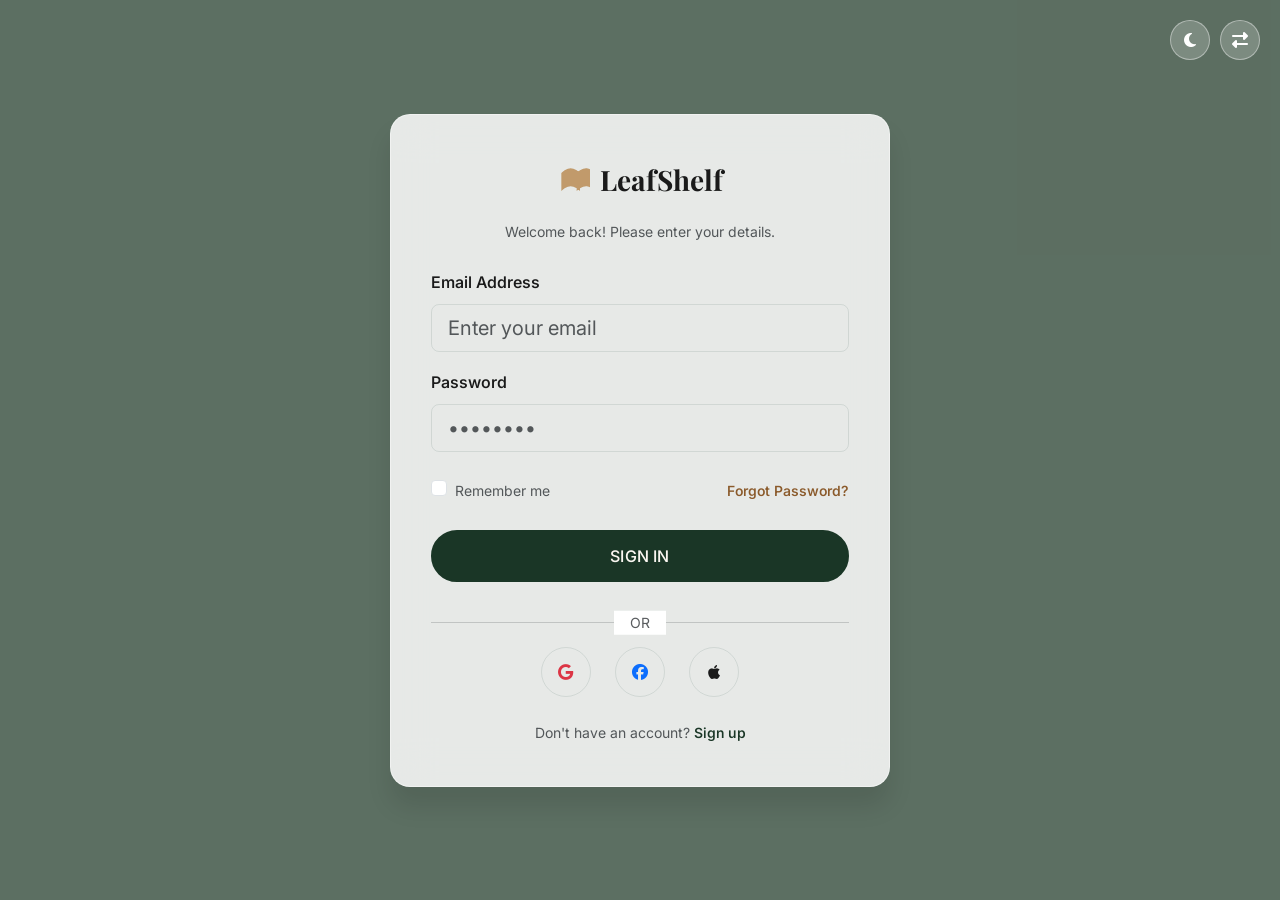
<file: login.html>
<!DOCTYPE html>
<html lang="en">
<head>
    <meta charset="UTF-8">
    <meta name="viewport" content="width=device-width, initial-scale=1.0">
    <title>Login | LeafShelf</title>
    <link rel="icon" type="image/svg+xml" href="images/favicon.svg">
    
    <link href="https://cdn.jsdelivr.net/npm/bootstrap@5.3.2/dist/css/bootstrap.min.css" rel="stylesheet">
    <link rel="stylesheet" href="https://cdnjs.cloudflare.com/ajax/libs/font-awesome/6.4.2/css/all.min.css">
    <link href="https://unpkg.com/aos@2.3.1/dist/aos.css" rel="stylesheet">
    <link rel="stylesheet" href="css/style.css">
    
    <style>
        .auth-container {
            min-height: 100vh;
            display: flex;
            align-items: center;
            justify-content: center;
            background: url('https://images.unsplash.com/photo-1507738978512-35798112892c?auto=format&fit=crop&w=1920&q=80') center/cover no-repeat fixed;
            padding: 40px 20px;
            position: relative;
        }
        .auth-container::before {
            content: '';
            position: absolute;
            top: 0; left: 0; width: 100%; height: 100%;
            background: rgba(26, 54, 38, 0.7); /* Primary color overlay */
        }
        [data-theme="dark"] .auth-container::before {
            background: rgba(18, 18, 18, 0.8);
        }
        .auth-card {
            width: 100%;
            max-width: 500px;
            background: var(--glass-bg);
            backdrop-filter: blur(20px);
            -webkit-backdrop-filter: blur(20px);
            border: 1px solid var(--glass-border);
            border-radius: 20px;
            padding: 40px;
            position: relative;
            z-index: 10;
            box-shadow: var(--shadow-lg);
        }
        .social-btn {
            display: flex;
            align-items: center;
            justify-content: center;
            width: 50px;
            height: 50px;
            border-radius: 50%;
            border: 1px solid var(--border-color);
            background: transparent;
            color: var(--text-primary);
            font-size: 1.2rem;
            transition: all var(--transition-fast);
        }
        .social-btn:hover {
            background: var(--bg-color);
            border-color: var(--secondary-color);
        }
        .auth-controls {
            position: absolute;
            top: 20px;
            right: 20px;
            z-index: 100;
            display: flex;
            gap: 10px;
        }
        .auth-controls button {
            background: rgba(255,255,255,0.2);
            border: 1px solid rgba(255,255,255,0.4);
            color: #fff;
            width: 40px;
            height: 40px;
            border-radius: 50%;
            display: flex;
            align-items: center;
            justify-content: center;
            transition: all 0.3s;
        }
        .auth-controls button:hover {
            background: rgba(255,255,255,0.4);
        }
        @media (max-width: 768px) {
            .auth-controls {
                top: 15px;
                right: 15px;
            }
            .auth-container {
                padding-top: 70px;
            }
        }
    </style>
</head>
<body>

    <!-- Theme/RTL Controls on top right -->
    <div class="auth-controls">
        <button id="theme-toggle" aria-label="Toggle Theme"><i class="fa-solid fa-moon"></i></button>
        <button id="rtl-toggle" aria-label="Toggle RTL"><i class="fa-solid fa-right-left"></i></button>
    </div>

    <div class="auth-container">
        <div class="auth-card" data-aos="zoom-in" data-aos-duration="800">
            <div class="text-center mb-4">
                <a href="index.html" class="navbar-brand d-inline-flex mb-3 justify-content-center w-100">
                    <img src="images/logo-icon.svg" alt="LeafShelf Logo" class="brand-icon"> LeafShelf
                </a>
                <p class="text-muted">Welcome back! Please enter your details.</p>
            </div>
            
            <form action="dashboard.html">
                <div class="mb-3">
                    <label class="form-label fw-bold small">Email Address</label>
                    <input type="email" class="form-control form-control-lg bg-transparent" placeholder="Enter your email" required style="border-color: var(--border-color); color: var(--text-primary);">
                </div>
                <div class="mb-4">
                    <label class="form-label fw-bold small">Password</label>
                    <div class="position-relative">
                        <input type="password" class="form-control form-control-lg bg-transparent" placeholder="••••••••" required style="border-color: var(--border-color); color: var(--text-primary);">
                    </div>
                </div>
                
                <div class="d-flex justify-content-between align-items-center mb-4">
                    <div class="form-check">
                        <input class="form-check-input" type="checkbox" id="rememberMe">
                        <label class="form-check-label text-muted small" for="rememberMe">
                            Remember me
                        </label>
                    </div>
                    <a href="#" class="text-decoration-none small fw-bold" style="color: var(--secondary-color);">Forgot Password?</a>
                </div>
                
                <button type="submit" class="btn btn-premium w-100 mb-4">Sign In</button>
            </form>
            
            <div class="position-relative text-center mb-4">
                <hr class="text-muted">
                <span class="position-absolute top-50 start-50 translate-middle px-3 text-muted small" style="background: var(--card-bg);">OR</span>
            </div>
            
            <div class="d-flex justify-content-center gap-4 mb-4">
                <button class="social-btn" aria-label="Log in with Google">
                    <i class="fa-brands fa-google text-danger"></i>
                </button>
                <button class="social-btn" aria-label="Log in with Facebook">
                    <i class="fa-brands fa-facebook text-primary"></i>
                </button>
                <button class="social-btn" aria-label="Log in with Apple">
                    <i class="fa-brands fa-apple"></i>
                </button>
            </div>
            
            <div class="text-center mt-4">
                <p class="text-muted small m-0">Don't have an account? <a href="signup.html" class="fw-bold text-decoration-none" style="color: var(--primary-color);">Sign up</a></p>

            </div>
        </div>
    </div>

    <script src="https://unpkg.com/aos@2.3.1/dist/aos.js"></script>
    <script src="js/script.js"></script>
</body>
</html>
</file>
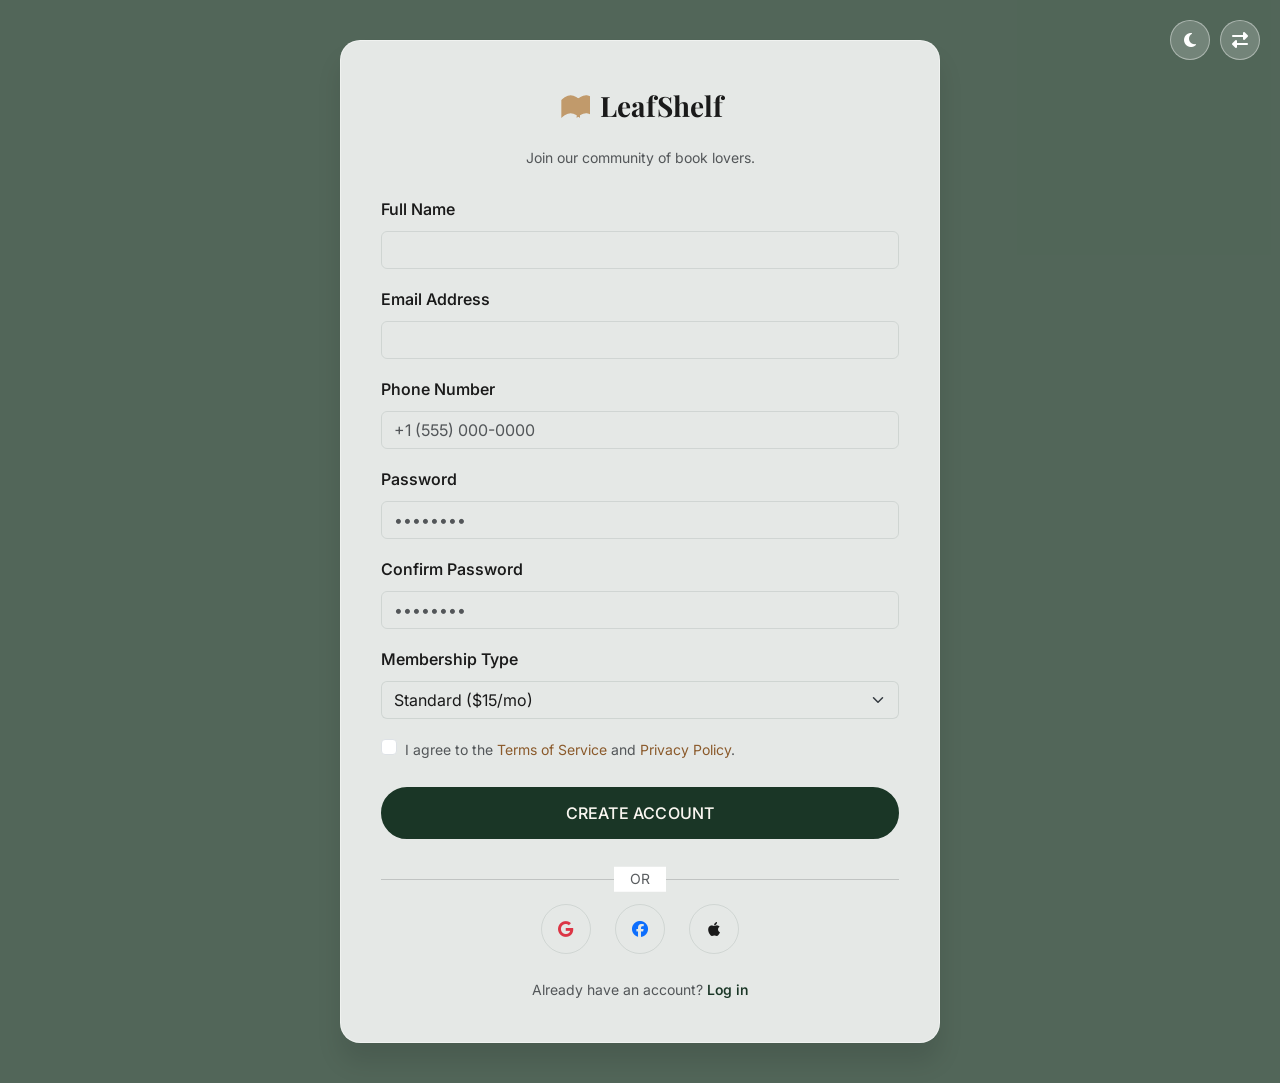
<file: signup.html>
<!DOCTYPE html>
<html lang="en">
<head>
    <meta charset="UTF-8">
    <meta name="viewport" content="width=device-width, initial-scale=1.0">
    <title>Sign Up | LeafShelf</title>
    <link rel="icon" type="image/svg+xml" href="images/favicon.svg">
    
    <link href="https://cdn.jsdelivr.net/npm/bootstrap@5.3.2/dist/css/bootstrap.min.css" rel="stylesheet">
    <link rel="stylesheet" href="https://cdnjs.cloudflare.com/ajax/libs/font-awesome/6.4.2/css/all.min.css">
    <link href="https://unpkg.com/aos@2.3.1/dist/aos.css" rel="stylesheet">
    <link rel="stylesheet" href="css/style.css">
    
    <style>
        .auth-container {
            min-height: 100vh;
            display: flex;
            align-items: center;
            justify-content: center;
            background: url('https://images.unsplash.com/photo-1473186578172-c141e6798cf4?auto=format&fit=crop&w=1920&q=80') center/cover no-repeat fixed;
            padding: 40px 20px;
            position: relative;
        }
        .auth-container::before {
            content: '';
            position: absolute;
            top: 0; left: 0; width: 100%; height: 100%;
            background: rgba(26, 54, 38, 0.75);
        }
        [data-theme="dark"] .auth-container::before {
            background: rgba(18, 18, 18, 0.85);
        }
        .auth-card {
            width: 100%;
            max-width: 600px; /* Slightly wider for signup */
            background: var(--glass-bg);
            backdrop-filter: blur(20px);
            -webkit-backdrop-filter: blur(20px);
            border: 1px solid var(--glass-border);
            border-radius: 20px;
            padding: 40px;
            position: relative;
            z-index: 10;
            box-shadow: var(--shadow-lg);
        }
        .social-btn {
            display: flex;
            align-items: center;
            justify-content: center;
            width: 50px;
            height: 50px;
            border-radius: 50%;
            border: 1px solid var(--border-color);
            background: transparent;
            color: var(--text-primary);
            font-size: 1.2rem;
            transition: all var(--transition-fast);
        }
        .social-btn:hover {
            background: var(--bg-color);
            border-color: var(--secondary-color);
        }
        .auth-controls {
            position: absolute;
            top: 20px;
            right: 20px;
            z-index: 100;
            display: flex;
            gap: 10px;
        }
        .auth-controls button {
            background: rgba(255,255,255,0.2);
            border: 1px solid rgba(255,255,255,0.4);
            color: #fff;
            width: 40px;
            height: 40px;
            border-radius: 50%;
            display: flex;
            align-items: center;
            justify-content: center;
            transition: all 0.3s;
        }
        .auth-controls button:hover {
            background: rgba(255,255,255,0.4);
        }
        @media (max-width: 768px) {
            .auth-controls {
                top: 15px;
                right: 15px;
            }
            .auth-container {
                padding-top: 70px;
            }
        }
    </style>
</head>
<body>

    <div class="auth-controls">
        <button id="theme-toggle" aria-label="Toggle Theme"><i class="fa-solid fa-moon"></i></button>
        <button id="rtl-toggle" aria-label="Toggle RTL"><i class="fa-solid fa-right-left"></i></button>
    </div>

    <div class="auth-container">
        <div class="auth-card" data-aos="zoom-in" data-aos-duration="800">
            <div class="text-center mb-4">
                <a href="index.html" class="navbar-brand d-inline-flex mb-3 justify-content-center w-100">
                    <img src="images/logo-icon.svg" alt="LeafShelf Logo" class="brand-icon"> LeafShelf
                </a>
                <p class="text-muted">Join our community of book lovers.</p>
            </div>
            
            <form action="dashboard.html">
                <div class="row g-3 mb-3">
                    <div class="col-md-12">
                        <label class="form-label fw-bold small">Full Name</label>
                        <input type="text" class="form-control bg-transparent" required style="border-color: var(--border-color); color: var(--text-primary);">
                    </div>
                    <div class="col-12">
                        <label class="form-label fw-bold small">Email Address</label>
                        <input type="email" class="form-control bg-transparent" required style="border-color: var(--border-color); color: var(--text-primary);">
                    </div>
                    <div class="col-12">
                        <label class="form-label fw-bold small">Phone Number</label>
                        <input type="tel" class="form-control bg-transparent" placeholder="+1 (555) 000-0000" required style="border-color: var(--border-color); color: var(--text-primary);">
                    </div>
                    <div class="col-12">
                        <label class="form-label fw-bold small">Password</label>
                        <input type="password" class="form-control bg-transparent" placeholder="••••••••" required style="border-color: var(--border-color); color: var(--text-primary);">
                    </div>
                    <div class="col-12">
                        <label class="form-label fw-bold small">Confirm Password</label>
                        <input type="password" class="form-control bg-transparent" placeholder="••••••••" required style="border-color: var(--border-color); color: var(--text-primary);">
                    </div>
                    <div class="col-12">
                        <label class="form-label fw-bold small">Membership Type</label>
                        <select class="form-select bg-transparent" required style="border-color: var(--border-color); color: var(--text-primary);">
                            <option value="standard" style="background: var(--card-bg); color: var(--text-primary);">Standard ($15/mo)</option>
                            <option value="premium" style="background: var(--card-bg); color: var(--text-primary);">Premium ($25/mo)</option>
                            <option value="family" style="background: var(--card-bg); color: var(--text-primary);">Family ($45/mo)</option>
                        </select>
                    </div>
                </div>
                
                <div class="form-check mb-4 mt-2">
                    <input class="form-check-input" type="checkbox" id="terms" required>
                    <label class="form-check-label text-muted small" for="terms">
                        I agree to the <a href="#" class="text-decoration-none" style="color: var(--secondary-color);">Terms of Service</a> and <a href="#" class="text-decoration-none" style="color: var(--secondary-color);">Privacy Policy</a>.
                    </label>
                </div>
                
                <button type="submit" class="btn btn-premium w-100 mb-4">Create Account</button>
            </form>
            
            <div class="position-relative text-center mb-4">
                <hr class="text-muted">
                <span class="position-absolute top-50 start-50 translate-middle px-3 text-muted small" style="background: var(--card-bg);">OR</span>
            </div>
            
            <div class="d-flex justify-content-center gap-4 mb-4">
                <button class="social-btn" aria-label="Sign up with Google">
                    <i class="fa-brands fa-google text-danger"></i>
                </button>
                <button class="social-btn" aria-label="Sign up with Facebook">
                    <i class="fa-brands fa-facebook text-primary"></i>
                </button>
                <button class="social-btn" aria-label="Sign up with Apple">
                    <i class="fa-brands fa-apple"></i>
                </button>
            </div>
            
            <div class="text-center mt-4">
                <p class="text-muted small m-0">Already have an account? <a href="login.html" class="fw-bold text-decoration-none" style="color: var(--primary-color);">Log in</a></p>

            </div>
        </div>
    </div>

    <script src="https://unpkg.com/aos@2.3.1/dist/aos.js"></script>
    <script src="js/script.js"></script>
</body>
</html>
</file>
<file: css/style.css>
/* ==========================================================================
   LeafShelf - Book Shop & Lending Library
   Design System & Global Styles
   ========================================================================== */

/* Import Fonts */
@import url('https://fonts.googleapis.com/css2?family=Inter:wght@300..700&family=Playfair+Display:ital,wght@0,400..900;1,400..900&display=swap');

/* Global Responsiveness Fixes */
*, *::before, *::after {
  box-sizing: border-box;
}

html, body {
  overflow-x: clip;
  width: 100%;
  max-width: 100%;
  margin: 0;
  padding: 0;
  word-wrap: break-word;
  overflow-wrap: break-word;
}

img, video, canvas {
  max-width: 100%;
  height: auto;
}

/* CSS Variables */
:root {
  /* Colors - Light Mode */
  --primary-color: #1A3626; /* Deep Forest Green */
  --secondary-color: #8B5A2B; /* Warm Brown */
  --accent-color: #E6D5B8; /* Golden Beige */
  --bg-color: #F9F6F0; /* Soft Cream */
  --text-primary: #1A1A1A;
  --text-secondary: #4A4A4A;
  --card-bg: #FFFFFF;
  --border-color: rgba(26, 54, 38, 0.1);
  
  /* Typography */
  --font-heading: 'Playfair Display', serif;
  --font-body: 'Inter', sans-serif;
  
  /* Shadows */
  --shadow-sm: 0 4px 6px rgba(0, 0, 0, 0.05);
  --shadow-md: 0 10px 15px rgba(0, 0, 0, 0.08);
  --shadow-lg: 0 20px 25px rgba(0, 0, 0, 0.1);
  --shadow-hover: 0 25px 35px rgba(26, 54, 38, 0.15);
  
  /* Transitions */
  --transition-fast: 0.2s ease;
  --transition-normal: 0.3s ease;
  --transition-slow: 0.5s cubic-bezier(0.4, 0, 0.2, 1);
  
  /* Glassmorphism */
  --glass-bg: rgba(255, 255, 255, 0.85);
  --glass-border: rgba(255, 255, 255, 0.4);
}

/* Dark Mode Variables */
[data-theme="dark"] {
  --primary-color: #E6D5B8; /* Golden Beige becomes primary in dark */
  --secondary-color: #C19A6B;
  --accent-color: #1A3626;
  --bg-color: #121212; /* Charcoal */
  --text-primary: #F9F6F0;
  --text-secondary: #B0B0B0;
  --card-bg: #1E1E1E;
  --border-color: rgba(255, 255, 255, 0.1);
  
  --shadow-sm: 0 4px 6px rgba(0, 0, 0, 0.3);
  --shadow-md: 0 10px 15px rgba(0, 0, 0, 0.4);
  --shadow-lg: 0 20px 25px rgba(0, 0, 0, 0.5);
  --shadow-hover: 0 25px 35px rgba(230, 213, 184, 0.15);
  
  --glass-bg: rgba(30, 30, 30, 0.85);
  --glass-border: rgba(255, 255, 255, 0.1);
}

/* Bootstrap Utility Overrides for Dark Mode */
[data-theme="dark"] .text-dark {
  color: var(--text-primary) !important;
}
[data-theme="dark"] .text-muted, 
[data-theme="dark"] .text-secondary {
  color: var(--text-secondary) !important;
}
[data-theme="dark"] .bg-white {
  background-color: var(--card-bg) !important;
}
[data-theme="dark"] .bg-light {
  background-color: rgba(255, 255, 255, 0.05) !important;
  color: var(--text-primary) !important;
}
[data-theme="dark"] .form-control,
[data-theme="dark"] .form-select {
  background-color: var(--bg-color) !important;
  color: var(--text-primary) !important;
  border-color: var(--border-color) !important;
}
[data-theme="dark"] .form-select {
  background-image: url("data:image/svg+xml,%3csvg xmlns='http://www.w3.org/2000/svg' viewBox='0 0 16 16'%3e%3cpath fill='none' stroke='%23ffffff' stroke-linecap='round' stroke-linejoin='round' stroke-width='2' d='m2 5 6 6 6-6'/%3e%3c/svg%3e") !important;
}
[data-theme="dark"] select option {
  background-color: #121212 !important; /* Force solid dark background for options */
  color: #F9F6F0 !important; /* Force light text */
}
[data-theme="dark"] .form-control::placeholder {
  color: var(--text-secondary) !important;
}
[data-theme="dark"] .card {
  background-color: var(--card-bg) !important;
}
[data-theme="dark"] .accordion-item,
[data-theme="dark"] .accordion-button {
  background-color: var(--card-bg) !important;
  color: var(--text-primary) !important;
}
[data-theme="dark"] .accordion-button:not(.collapsed) {
  background-color: var(--bg-color) !important;
  color: var(--primary-color) !important;
}
[data-theme="dark"] .accordion-button::after {
  filter: invert(1) brightness(200%);
}


/* ==========================================================================
   Base Styles
   ========================================================================== */
html {
  scroll-behavior: smooth;
}

body {
  font-family: var(--font-body);
  background-color: var(--bg-color);
  color: var(--text-primary);
  line-height: 1.6;
  transition: background-color var(--transition-normal), color var(--transition-normal);
  overflow-x: clip;
}

h1, h2, h3, h4, h5, h6, .navbar-brand {
  font-family: var(--font-heading);
  color: var(--primary-color);
  font-weight: 600;
  margin-bottom: 1rem;
}

a {
  text-decoration: none;
  color: var(--secondary-color);
  transition: color var(--transition-fast);
}

a:hover {
  color: var(--primary-color);
}

img {
  max-width: 100%;
  height: auto;
}

/* RTL Support */
[dir="rtl"] {
  text-align: right;
}

/* ==========================================================================
   Utility Classes & Premium Effects
   ========================================================================== */
.glass-panel {
  background: var(--glass-bg);
  backdrop-filter: blur(12px);
  -webkit-backdrop-filter: blur(12px);
  border: 1px solid var(--glass-border);
  border-radius: 16px;
}

.premium-card {
  background: var(--card-bg);
  border-radius: 16px;
  overflow: hidden;
  box-shadow: var(--shadow-md);
  transition: transform var(--transition-normal), box-shadow var(--transition-normal);
  border: 1px solid var(--border-color);
}

/* Global Font Application */
body {
  font-family: var(--font-body);
}

h1, h2, h3, h4, h5, h6,
.display-1, .display-2, .display-3, .display-4, .display-5, .display-6 {
  font-family: var(--font-heading);
}

.premium-card:hover {
  transform: translateY(-10px);
  box-shadow: var(--shadow-hover);
}

.section-padding {
  padding: 100px 0;
}

.section-title {
  text-align: center;
  margin-bottom: 50px;
  position: relative;
}

.section-title h2 {
  font-size: 2.5rem;
  margin-bottom: 15px;
}

.section-title p {
  color: var(--text-secondary);
  font-size: 1.1rem;
  max-width: 600px;
  margin: 0 auto;
}


/* Buttons */
.btn-premium {
  background-color: var(--primary-color);
  color: var(--bg-color);
  padding: 12px 30px;
  border-radius: 30px;
  font-family: var(--font-body);
  font-weight: 500;
  text-transform: uppercase;
  letter-spacing: 1px;
  font-size: 0.9rem;
  border: 2px solid var(--primary-color);
  transition: all var(--transition-normal);
  position: relative;
  overflow: hidden;
  z-index: 1;
  display: inline-flex;
  align-items: center;
  justify-content: center;
}

.btn-premium::before {
  content: '';
  position: absolute;
  top: 0;
  left: 0;
  width: 0%;
  height: 100%;
  background-color: var(--secondary-color);
  transition: all var(--transition-normal);
  z-index: -1;
}

.btn-premium:hover::before {
  width: 100%;
}

.btn-premium:hover {
  color: #fff !important;
  border-color: var(--secondary-color);
}

.btn-outline-premium {
  background-color: transparent;
  color: var(--primary-color);
  border: 2px solid var(--primary-color);
  padding: 12px 30px;
  border-radius: 30px;
  font-weight: 500;
  text-transform: uppercase;
  letter-spacing: 1px;
  font-size: 0.9rem;
  transition: all var(--transition-normal);
  display: inline-flex;
  align-items: center;
  justify-content: center;
}

.btn-outline-premium:hover {
  background-color: var(--primary-color);
  color: var(--bg-color);
}

/* Pagination Overrides */
.page-link {
  background-color: var(--card-bg);
  color: var(--text-primary);
  transition: all var(--transition-normal);
}
.page-link:hover {
  background-color: var(--primary-color);
  color: var(--bg-color) !important;
}

[data-theme="dark"] .btn-premium {
  background-color: var(--secondary-color);
  color: #fff;
  border-color: var(--secondary-color);
}
[data-theme="dark"] .btn-premium::before {
  background-color: var(--primary-color);
}
[data-theme="dark"] .btn-premium:hover {
  color: var(--bg-color) !important;
  border-color: var(--primary-color);
}
[data-theme="dark"] .btn-outline-premium {
  color: var(--primary-color);
  border-color: var(--primary-color);
}
[data-theme="dark"] .btn-outline-premium:hover {
  background-color: var(--primary-color);
  color: var(--bg-color);
}

/* ==========================================================================
   Header & Navbar
   ========================================================================== */
.navbar {
  padding: 15px 0;
  transition: all var(--transition-normal);
  background: var(--glass-bg);
  backdrop-filter: blur(10px);
  border-bottom: 1px solid var(--glass-border);
}

.navbar.sticky-top {
  position: sticky;
  top: 0;
  z-index: 1000;
  box-shadow: var(--shadow-sm);
}

/* Custom Hamburger Icon Visibility Fix */
.navbar-toggler {
  border-color: var(--border-color) !important;
}
.navbar-toggler:focus {
  box-shadow: none;
  outline: none;
}
.navbar-toggler-icon {
  background-image: url("data:image/svg+xml,%3csvg xmlns='http://www.w3.org/2000/svg' viewBox='0 0 30 30'%3e%3cpath stroke='rgba(26, 26, 26, 1)' stroke-linecap='round' stroke-miterlimit='10' stroke-width='2' d='M4 7h22M4 15h22M4 23h22'/%3e%3c/svg%3e") !important;
}
[data-theme="dark"] .navbar-toggler-icon {
  background-image: url("data:image/svg+xml,%3csvg xmlns='http://www.w3.org/2000/svg' viewBox='0 0 30 30'%3e%3cpath stroke='rgba(249, 246, 240, 1)' stroke-linecap='round' stroke-miterlimit='10' stroke-width='2' d='M4 7h22M4 15h22M4 23h22'/%3e%3c/svg%3e") !important;
}

.navbar-brand {
  margin-bottom: 0;
  font-family: var(--font-heading) !important;
  font-size: 1.75rem !important;
  font-weight: 700 !important;
  color: var(--text-primary);
  display: inline-flex;
  align-items: center;
  gap: 10px;
}

.brand-icon {
  width: 32px !important;
  height: 32px !important;
  object-fit: contain;
  flex-shrink: 0;
}

.navbar-brand i {
  color: var(--secondary-color);
}

.nav-link {
  font-weight: 500;
  color: var(--text-primary) !important;
  margin: 0 10px;
  position: relative;
  transition: color var(--transition-fast);
}

.nav-link:hover, .nav-link.active {
  color: var(--secondary-color) !important;
}

.nav-link::after {
  content: '';
  position: absolute;
  width: 0;
  height: 2px;
  bottom: -5px;
  left: 0;
  background-color: var(--secondary-color);
  transition: width var(--transition-normal);
}

.nav-link:hover::after, .nav-link.active::after {
  width: 100%;
}

.header-controls {
  display: flex;
  align-items: center;
  gap: 15px;
}

.theme-toggle, .rtl-toggle {
  background: transparent;
  border: none;
  color: var(--text-primary);
  font-size: 1.2rem;
  cursor: pointer;
  transition: transform var(--transition-fast);
}

.theme-toggle:hover, .rtl-toggle:hover {
  transform: rotate(15deg) scale(1.1);
  color: var(--secondary-color);
}

/* ==========================================================================
   Footer
   ========================================================================== */
.premium-footer {
  background-color: var(--card-bg);
  border-top: 1px solid var(--border-color);
  padding: 80px 0 20px;
  font-size: 0.95rem;
}

.footer-widget h4 {
  font-size: 1.2rem;
  margin-bottom: 25px;
  position: relative;
  padding-bottom: 10px;
}

.footer-widget h4::after {
  content: '';
  position: absolute;
  left: 0;
  bottom: 0;
  width: 40px;
  height: 2px;
  background-color: var(--secondary-color);
}

[dir="rtl"] .footer-widget h4::after {
  left: auto;
  right: 0;
}

.footer-links {
  list-style: none;
  padding: 0;
  margin: 0;
}

.footer-links li {
  margin-bottom: 12px;
}

.footer-links a {
  color: var(--text-secondary);
  transition: all var(--transition-fast);
  display: inline-block;
}

.footer-links a:hover {
  color: var(--secondary-color);
  transform: translateX(5px);
}

[dir="rtl"] .footer-links a:hover {
  transform: translateX(-5px);
}

.social-icons {
  display: flex;
  gap: 15px;
  margin-top: 20px;
}

.social-icons a {
  display: flex;
  align-items: center;
  justify-content: center;
  width: 40px;
  height: 40px;
  border-radius: 50%;
  background-color: var(--bg-color);
  color: var(--primary-color);
  transition: all var(--transition-normal);
  border: 1px solid var(--border-color);
}

.social-icons a:hover {
  background-color: var(--primary-color);
  color: var(--bg-color);
  transform: translateY(-5px);
}

.team-social-icon {
  color: #6c757d; /* Bootstrap text-muted */
  transition: all var(--transition-normal);
  font-size: 1.2rem;
}

[data-theme="dark"] .team-social-icon {
  color: #adb5bd;
}

.team-social-icon:hover {
  color: var(--primary-color);
  transform: translateY(-3px);
}

.footer-bottom {
  margin-top: 60px;
  padding-top: 20px;
  border-top: 1px solid var(--border-color);
  display: flex;
  justify-content: space-between;
  align-items: center;
  color: var(--text-secondary);
  font-size: 0.9rem;
}

.back-to-top {
  width: 40px;
  height: 40px;
  border-radius: 50%;
  background-color: var(--secondary-color);
  color: #fff;
  display: flex;
  align-items: center;
  justify-content: center;
  border: none;
  cursor: pointer;
  transition: all var(--transition-normal);
}

.back-to-top:hover {
  background-color: var(--primary-color);
  transform: translateY(-3px);
}

/* ==========================================================================
   Hero Section
   ========================================================================== */
.hero-slider-section {
  position: relative;
  height: 80vh;
  min-height: 600px;
  display: flex;
  align-items: center;
  overflow: hidden;
}

.hero-slider-section::before {
  content: '';
  position: absolute;
  top: 0; left: 0; right: 0; bottom: 0;
  background: linear-gradient(to right, rgba(26,54,38,0.9) 0%, rgba(26,54,38,0.4) 100%);
  z-index: 1;
}

[data-theme="dark"] .hero-slider-section::before {
  background: linear-gradient(to right, rgba(18,18,18,0.9) 0%, rgba(18,18,18,0.6) 100%);
}


[dir="rtl"] .hero-slider-section::before {
  background: linear-gradient(to left, rgba(26,54,38,0.9) 0%, rgba(26,54,38,0.4) 100%);
}

.hero-bg {
  position: absolute;
  top: 0; left: 0; width: 100%; height: 100%;
  object-fit: cover;
  z-index: 0;
  animation: slowZoom 20s infinite alternate;
}

.hero-content {
  position: relative;
  z-index: 2;
  color: #fff;
}

.hero-content h1 {
  color: #fff;
  font-size: 4rem;
  margin-bottom: 20px;
  line-height: 1.2;
}

.hero-content p {
  font-size: 1.2rem;
  margin-bottom: 30px;
  max-width: 600px;
  color: rgba(255,255,255,0.9);
}

@keyframes slowZoom {
  0% { transform: scale(1); }
  100% { transform: scale(1.1); }
}

/* ==========================================================================
   Animations & Keyframes
   ========================================================================== */
.floating-element {
  animation: float 6s ease-in-out infinite;
}

@keyframes float {
  0% { transform: translateY(0px); }
  50% { transform: translateY(-20px); }
  100% { transform: translateY(0px); }
}

/* ==========================================================================
   Responsive Styles
   ========================================================================== */
@media (max-width: 1199px) {
  .hero-content h1 { font-size: 3rem; }
  .navbar-collapse {
    background: var(--card-bg);
    padding: 20px;
    border-radius: 12px;
    box-shadow: var(--shadow-lg);
    position: absolute;
    top: 100%;
    left: 10px;
    right: 10px;
    z-index: 1000;
  }
}

@media (max-width: 768px) {
  .section-padding { padding: 60px 0; }
  .hero-slider-section { height: 70vh; min-height: 500px; }
  .hero-content h1 { font-size: 2.5rem; }
  .footer-bottom { flex-direction: column; gap: 15px; text-align: center; }
}

@media (max-width: 576px) {
  .hero-content h1 { font-size: 2rem; }
  .section-title h2 { font-size: 2rem; }
}

.event-card-img {
  width: 100%;
  height: 250px;
  object-fit: cover;
}

@media (min-width: 768px) {
  .event-card-img {
    max-width: 250px;
    height: 100%;
  }
}

.staff-picks-grid {
  display: grid;
  grid-template-columns: 1fr;
  gap: 2rem;
}

@media (min-width: 768px) {
  .staff-picks-grid {
    grid-template-columns: repeat(2, minmax(0, 1fr));
    gap: 4rem;
  }
}

.staff-picks-grid > div {
  min-width: 0;
}

/* ==========================================================================
   Global Typography Rules (Enforced)
   ========================================================================== */
h1, .h1, .display-1, .display-2, .display-3, .display-4, .display-5, .display-6 {
  font-family: var(--font-heading) !important;
  font-weight: 580 !important;
  line-height: 1.2 !important;
  font-size: clamp(2.5rem, 4vw, 3.5rem) !important;
}
h2, .h2 {
  font-family: var(--font-heading) !important;
  font-weight: 560 !important;
  line-height: 1.25 !important;
  font-size: clamp(2rem, 3vw, 2.75rem) !important;
}
h3, .h3 {
  font-family: var(--font-heading) !important;
  font-weight: 540 !important;
  line-height: 1.3 !important;
  font-size: clamp(1.75rem, 2.5vw, 2.25rem) !important;
}
h4, h5, h6, .h4, .h5, .h6 {
  font-family: var(--font-heading) !important;
  font-weight: 500 !important;
  line-height: 1.35 !important;
  font-size: clamp(1.25rem, 1.75vw, 1.5rem) !important;
}
p, body, li, span {
  font-family: var(--font-body) !important;
  font-weight: 420 !important;
  line-height: 1.75 !important;
  font-size: clamp(1rem, 1.2vw, 1.125rem) !important;
}
.lead, .subheading, .section-title p, .lead-text, .section-subtitle {
  font-weight: 480 !important;
  line-height: 1.6 !important;
  font-size: clamp(1.125rem, 1.5vw, 1.25rem) !important;
}
.btn, button, a.btn, .btn-premium, .btn-outline-premium {
  font-weight: 520 !important;
  letter-spacing: 0.2px !important;
  font-size: clamp(1rem, 1.1vw, 1.125rem) !important;
}
label, .nav-link, nav a {
  font-weight: 480 !important;
  font-size: clamp(1rem, 1.1vw, 1.125rem) !important;
}
small, .caption, figcaption, .text-muted {
  font-weight: 400 !important;
  font-size: clamp(0.875rem, 1vw, 1rem) !important;
}
b, strong, .fw-bold {
  font-weight: 550 !important;
}

/* Hero Join Button Styles */
.hero-join-btn {
  color: #ffffff !important;
  border-color: #ffffff !important;
}
.hero-join-btn:hover {
  background-color: #ffffff !important;
  color: #1A3626 !important; /* Deep Forest Green for hover text in light mode */
}
[data-theme="dark"] .hero-join-btn {
  background-color: var(--primary-color) !important;
  color: var(--bg-color) !important;
  border-color: var(--primary-color) !important;
}
[data-theme="dark"] .hero-join-btn:hover {
  background-color: transparent !important;
  color: var(--primary-color) !important;
}

/* Pagination Adjustments for Better Contrast */
.custom-page-active {
  color: #ffffff !important;
}
[data-theme="dark"] .custom-page-active {
  color: var(--bg-color) !important; /* Dark text on light background for active state */
}
[data-theme="dark"] .page-link {
  color: var(--text-primary); 
}
[data-theme="dark"] .page-item.disabled .page-link {
  background-color: var(--card-bg);
  color: var(--text-secondary);
  opacity: 0.6;
}

/* RTL Adjustments */
[dir="rtl"] .accordion-button::after {
  margin-left: 0;
  margin-right: auto;
}
[dir="rtl"] .accordion-button {
  text-align: right;
}

/* Blog Badges */
.blog-badge-1 {
  background-color: var(--secondary-color) !important;
  color: #ffffff !important;
}
.blog-badge-2 {
  background-color: var(--accent-color) !important;
  color: var(--primary-color) !important;
}
.blog-badge-3 {
  background-color: var(--primary-color) !important;
  color: #ffffff !important;
}

/* Fix premium button padding when using btn-sm */
.btn-premium.btn-sm,
.btn-outline-premium.btn-sm {
  padding: 0.375rem 1rem !important;
  font-size: 0.875rem !important;
}

[data-theme="dark"] .blog-badge-1 {
  color: var(--bg-color) !important; /* Dark text for better contrast against light brown */
}
[data-theme="dark"] .blog-badge-2 {
  color: var(--primary-color) !important;
}
[data-theme="dark"] .blog-badge-3 {
  color: var(--bg-color) !important; /* Dark text for better contrast against golden beige */
}

/* Fix table rendering in dark mode */
[data-theme="dark"] .table {
  --bs-table-color: var(--text-primary);
  --bs-table-bg: transparent;
  --bs-table-border-color: var(--border-color);
  --bs-table-hover-color: var(--text-primary);
  --bs-table-hover-bg: rgba(255, 255, 255, 0.05);
  color: var(--bs-table-color);
}

/* Force responsive tables to scroll instead of squishing and overlapping */
.table-responsive .table {
  min-width: max-content;
}

/* Premium Form Controls */
.form-control, .form-select {
  border: 1px solid var(--border-color) !important;
  background-color: transparent !important;
  color: var(--text-primary) !important;
}
.form-control:focus, .form-select:focus {
  border-color: var(--primary-color) !important;
  box-shadow: 0 0 0 0.25rem rgba(26, 54, 38, 0.15) !important;
  background-color: transparent !important;
}

[data-theme="dark"] .form-control, 
[data-theme="dark"] .form-select {
  border-color: rgba(255, 255, 255, 0.3) !important;
  background-color: rgba(255, 255, 255, 0.05) !important;
}
[data-theme="dark"] .form-control:focus, 
[data-theme="dark"] .form-select:focus {
  border-color: var(--secondary-color) !important;
  box-shadow: 0 0 0 0.25rem rgba(193, 154, 107, 0.25) !important;
}



/* Newsletter Input Contrast Fix */
.newsletter-input {
  background-color: var(--card-bg) !important;
  color: var(--text-primary) !important;
  border: 1px solid var(--border-color) !important;
}
.newsletter-input::placeholder {
  color: var(--text-secondary) !important;
}
</file>
